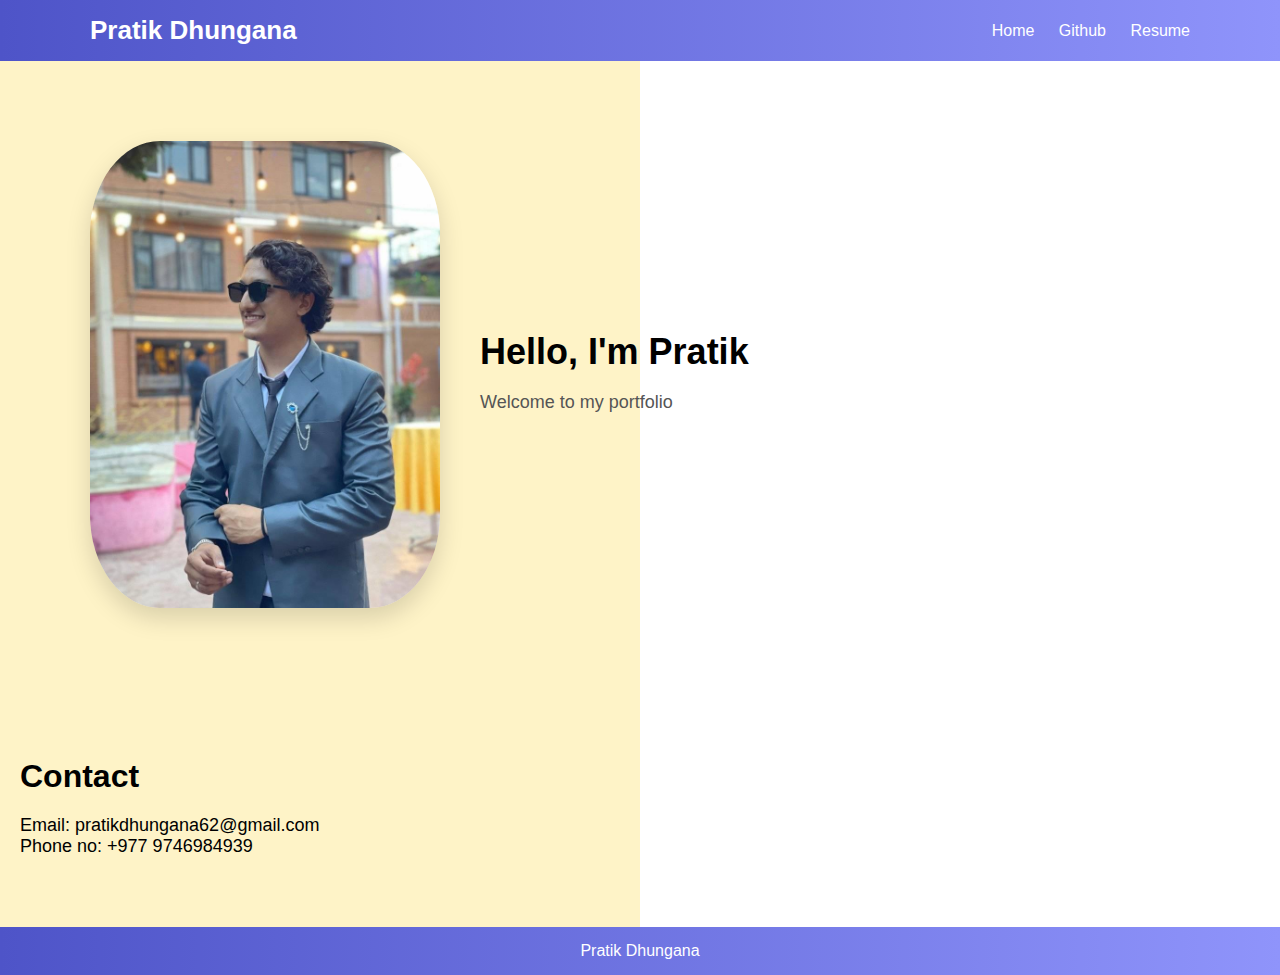
<file: index.html>
<!DOCTYPE html>
<html lang="en">
<head>
  <meta charset="UTF-8" />
  <meta name="viewport" content="width=device-width, initial-scale=1.0">
  <title>Portfolio</title>
  <link rel="stylesheet" href="style.css" />
</head>
<body>

  <!-- Header -->
  <header class="header">
    <div class="container header-flex">
      <h1 class="logo">Pratik Dhungana</h1>
      <nav class="nav">
        <a class="nav-item" href="index.html">Home</a>
        <a class="nav-item" href="https://github.com/Pratik-Dhungana">Github</a>
        <a class="nav-item" href="cv.html">Resume</a>
      </nav>
    </div>
  </header>
  <!-- Hero -->
  <section class="hero">
    <div class="container hero-flex">
      <img src="profile.jpg" class="avatar" alt="Profile">
      <div class="hero-info">
        <h2 class="hero-name">Hello, I'm Pratik</h2>
        <p class="hero-desc">
          Welcome to my portfolio
        </p>
      </div>
    </div>
  </section>

  

  <!-- Contact -->
  <section class="section light">
    <h2 class="section-heading">Contact</h2>
    <p class="contact-text">Email: pratikdhungana62@gmail.com<br>
      Phone no: +977 9746984939
    </p>
  </section>

  <!-- Footer -->
  <footer class="footer">
    <p>Pratik Dhungana <br>
    </p>
  </footer>

</body>
</html>
</file>
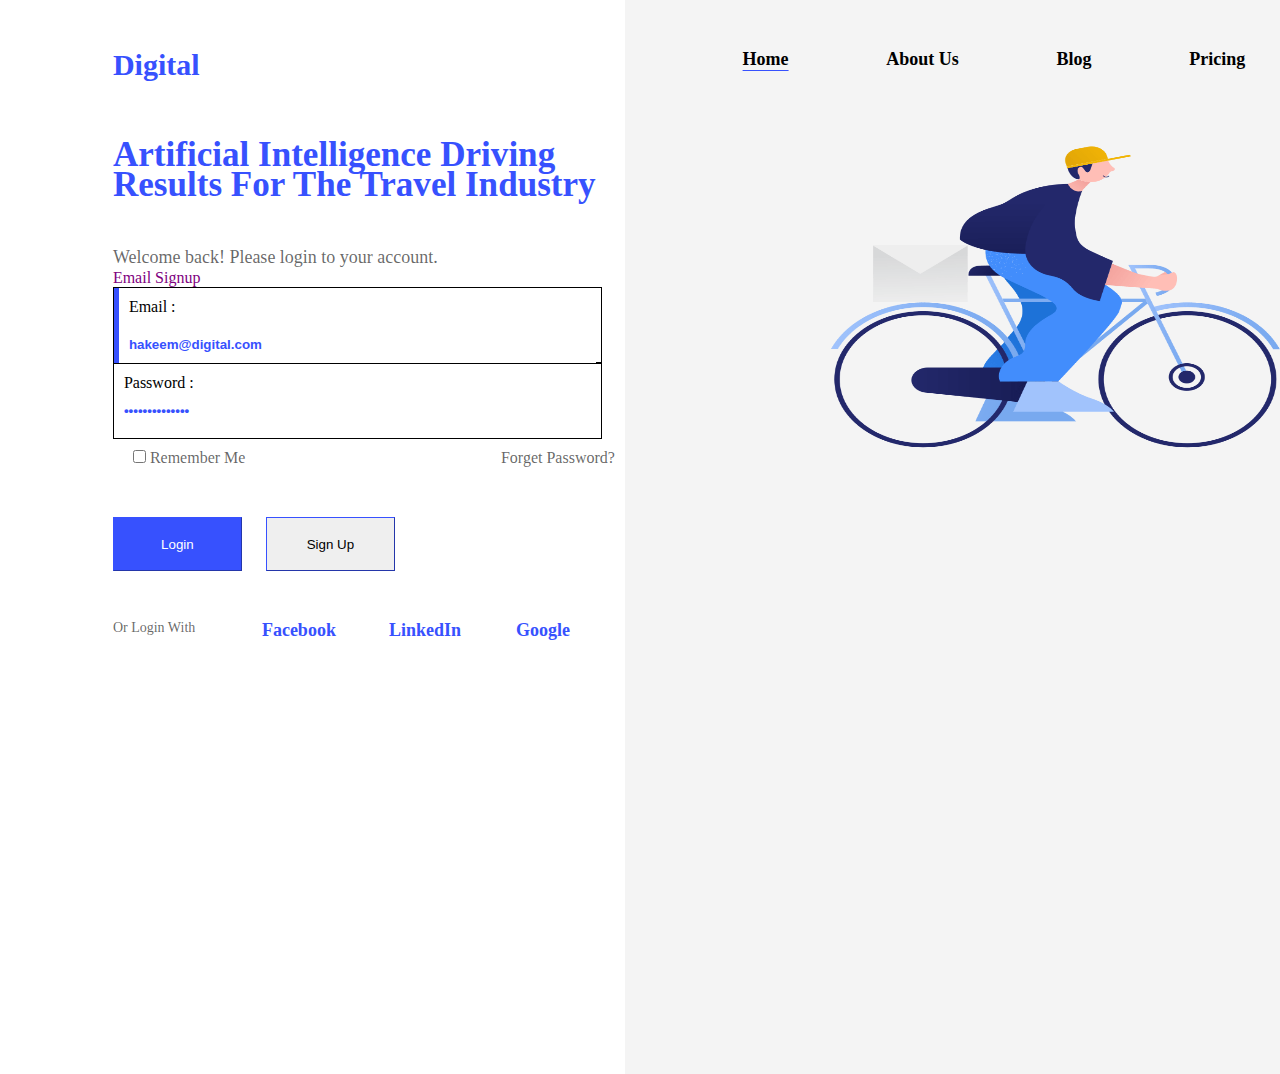
<file: Figma/index.html>
<!DOCTYPE html>
<html lang="en">

<head>
    <meta charset="UTF-8">
    <meta name="viewport" content="width=device-width, initial-scale=1.0">
    <link rel="stylesheet" href="style.css">
    <title>Login Page</title>
</head>

<body>
    <div class="left">
        <h1 class="heading">
            Digital
        </h1>
        <div class="intro">
            <h3>
                Artificial Intelligence Driving
                Results For The Travel Industry
            </h3>
        </div>
        <div class="subintro">
            <p>Welcome back! Please login to your account.</p>
        </div>
        <div class="signup">
            <label for="" id="heading">Email Signup</label>
            <div class="form-input" id="email-wrapper">
                <label for="name">Email : </label>
                <input type="text" id="email" value="hakeem@digital.com">
            </div>
            <div class="form-input">
                <label for="password">Password : </label>
                <input type="password" id="password" value="enter password">
            </div>
            <div class="field">
                <div>
                    <input type="checkbox" id="remember-me">
                    <label for="remember-me">Remember Me</label>
                    
                </div>
                <div>
                    <a href="#">Forget Password?</a>
                </div>
            </div>
            <div class="buttons">
                <button class="active-btn">Login</button>
                <button>Sign Up</button>
            </div>

            <div class="foot">
                <p>Or Login With</p>
                <a href="#" >Facebook</a>
                <a href="#" >LinkedIn</a>
                <a href="#" >Google</a>
            </div>
        </div>
    </div>
    </div>
    <div class="right">
        <nav>
            <ul>
                <li><a href="#" class="active">Home</a></li>
                <li><a href="#">About Us</a></li>
                <li><a href="#">Blog</a></li>
                <li><a href="#">Pricing</a></li>
            </ul>
        </nav>
        <div class="image">
            <img src="image.png" alt="">
        </div>
    </div>
</body>

</html>
</file>
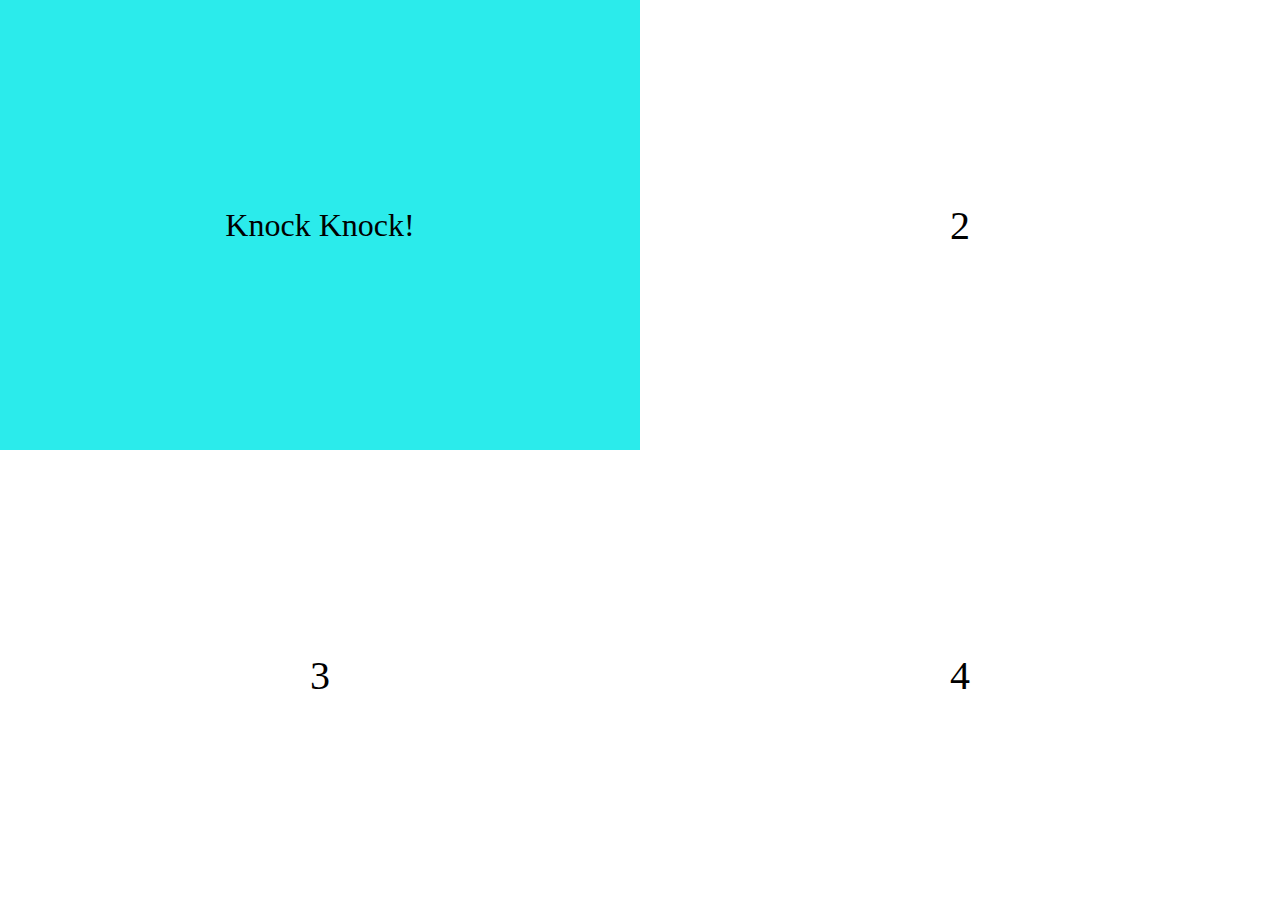
<file: Hover effect/index.html>
<!DOCTYPE html>
<html lang="en">
<head>
    <meta charset="UTF-8">
    <meta name="viewport" content="width=device-width, initial-scale=1.0">
    <title>Hover effect</title>
    <link rel="stylesheet" href="style.css">
</head>
<body>
    <div class="container">
        <div class="item item-1"></div>
        <div class="item item-2"></div>
        <div class="item item-3"></div>
        <div class="item item-4"></div>

        <div id="coverText">
        </div>



    </div>


    <script src="script.js"></script>
</body>
</html>
</file>
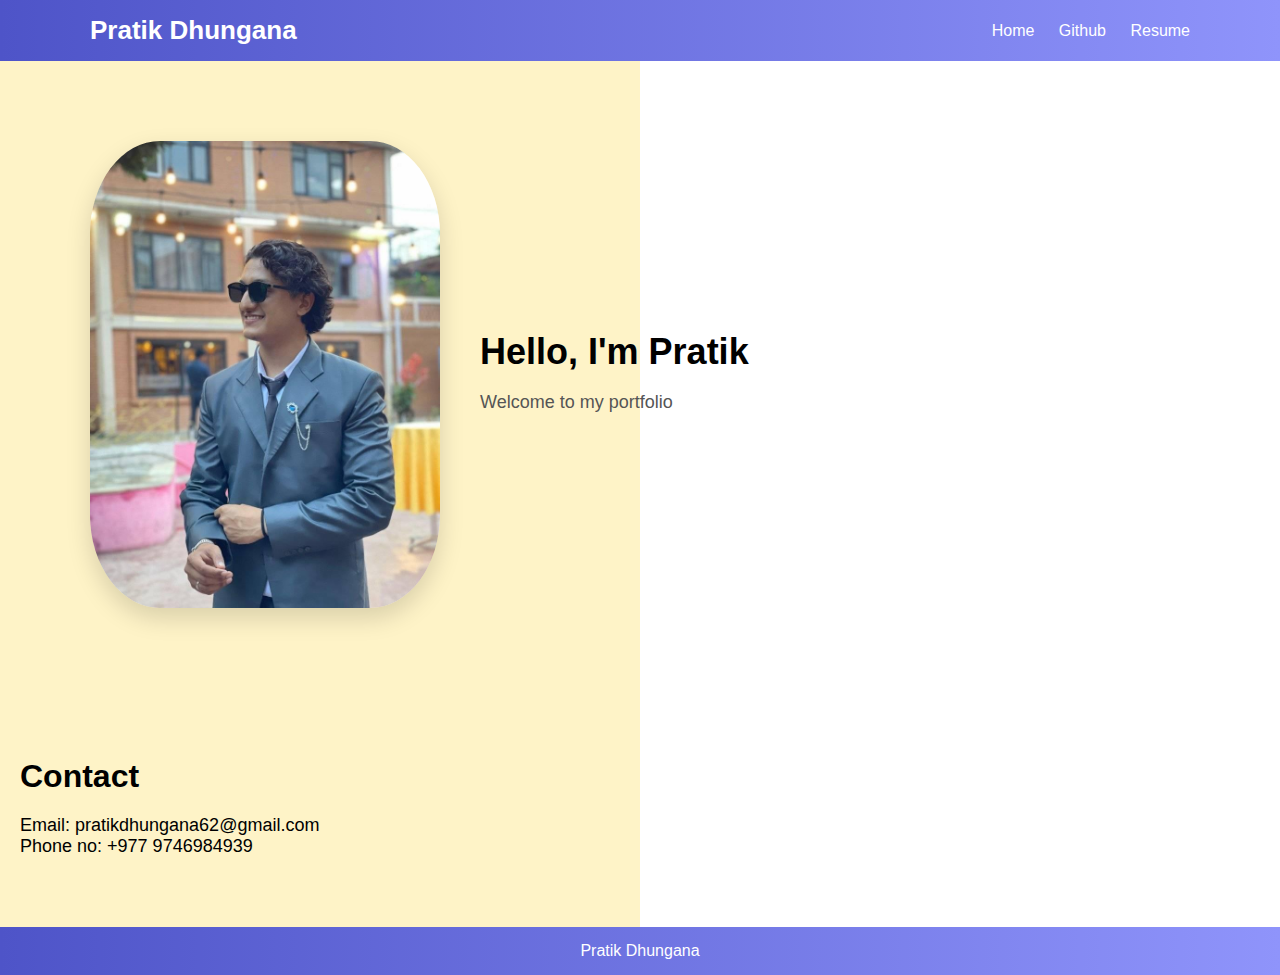
<file: Portfolio/index.html>
<!DOCTYPE html>
<html lang="en">
<head>
  <meta charset="UTF-8" />
  <meta name="viewport" content="width=device-width, initial-scale=1.0">
  <title>Portfolio</title>
  <link rel="stylesheet" href="style.css" />
</head>
<body>

  <!-- Header -->
  <header class="header">
    <div class="container header-flex">
      <h1 class="logo">Pratik Dhungana</h1>
      <nav class="nav">
        <a class="nav-item" href="index.html">Home</a>
        <a class="nav-item" href="https://github.com/Pratik-Dhungana">Github</a>
        <a class="nav-item" href="cv.html">Resume</a>
      </nav>
    </div>
  </header>
  <!-- Hero -->
  <section class="hero">
    <div class="container hero-flex">
      <img src="profile.jpg" class="avatar" alt="Profile">
      <div class="hero-info">
        <h2 class="hero-name">Hello, I'm Pratik</h2>
        <p class="hero-desc">
          Welcome to my portfolio
        </p>
      </div>
    </div>
  </section>

  

  <!-- Contact -->
  <section class="section light">
    <h2 class="section-heading">Contact</h2>
    <p class="contact-text">Email: pratikdhungana62@gmail.com<br>
      Phone no: +977 9746984939
    </p>
  </section>

  <!-- Footer -->
  <footer class="footer">
    <p>Pratik Dhungana <br>
    </p>
  </footer>

</body>
</html>
</file>
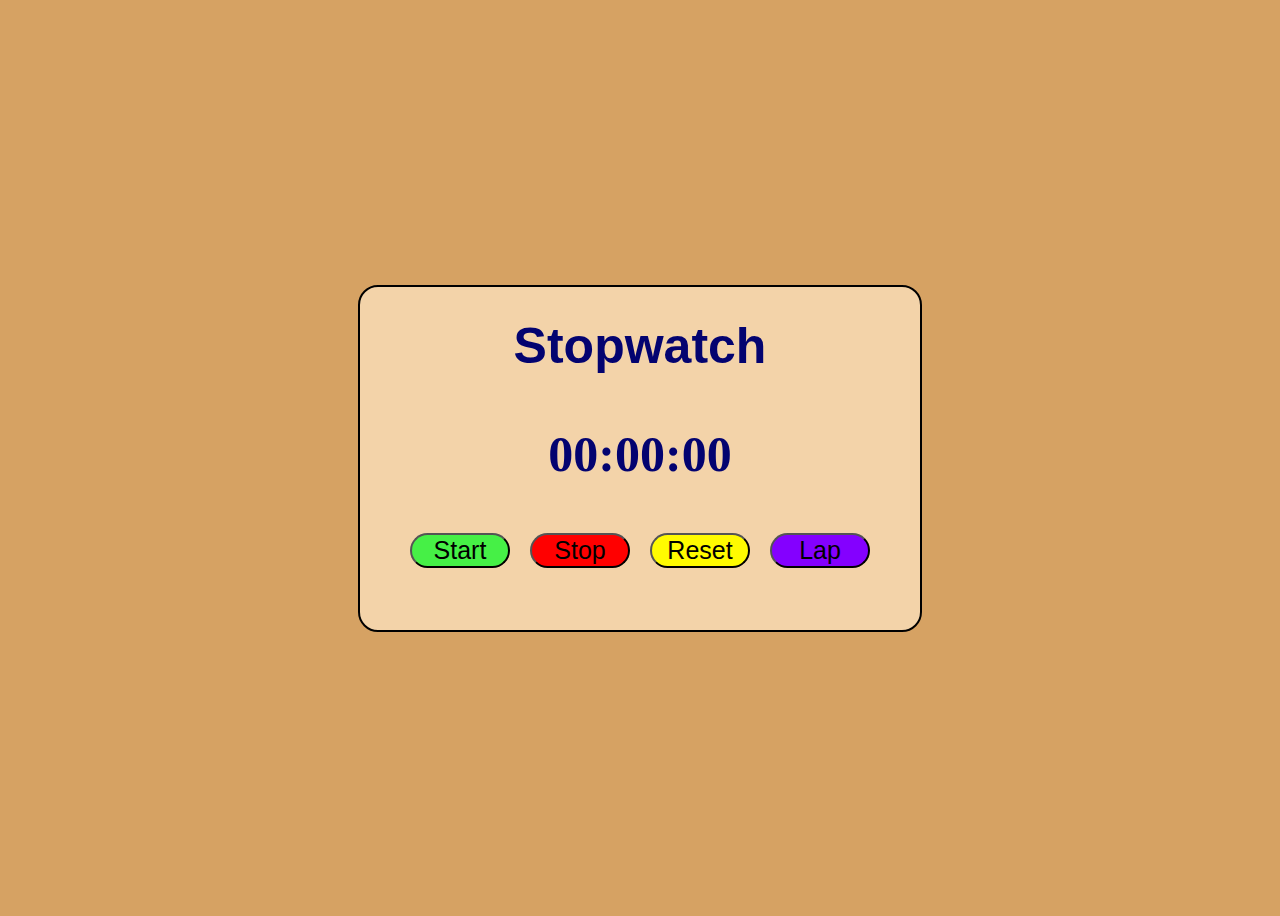
<file: stop watch/index.html>
<!DOCTYPE html>
<html lang="en">
<head>
    <meta charset="UTF-8">
    <meta name="viewport" content="width=device-width, initial-scale=1.0">
    <title>Stop watch</title>
    <link rel="stylesheet" href="style.css">
</head>
<body>
    <div class="main">
    <h3 class="heading">Stopwatch</h3>
    <h5 class="time" id="time"> 00:00:00</h5>
    <div class="container">
        <button onclick="start()" class="item1">Start</button>
        <button onclick="stop()" class="item2">Stop</button>
        <button onclick="reset()" class="item3">Reset</button>
        <button onclick="lap()" class="item4">Lap</button>
    </div>
    <ul id="laps"></ul>

    </div>
<script src="script.js"></script>
</body>
</html>
</file>
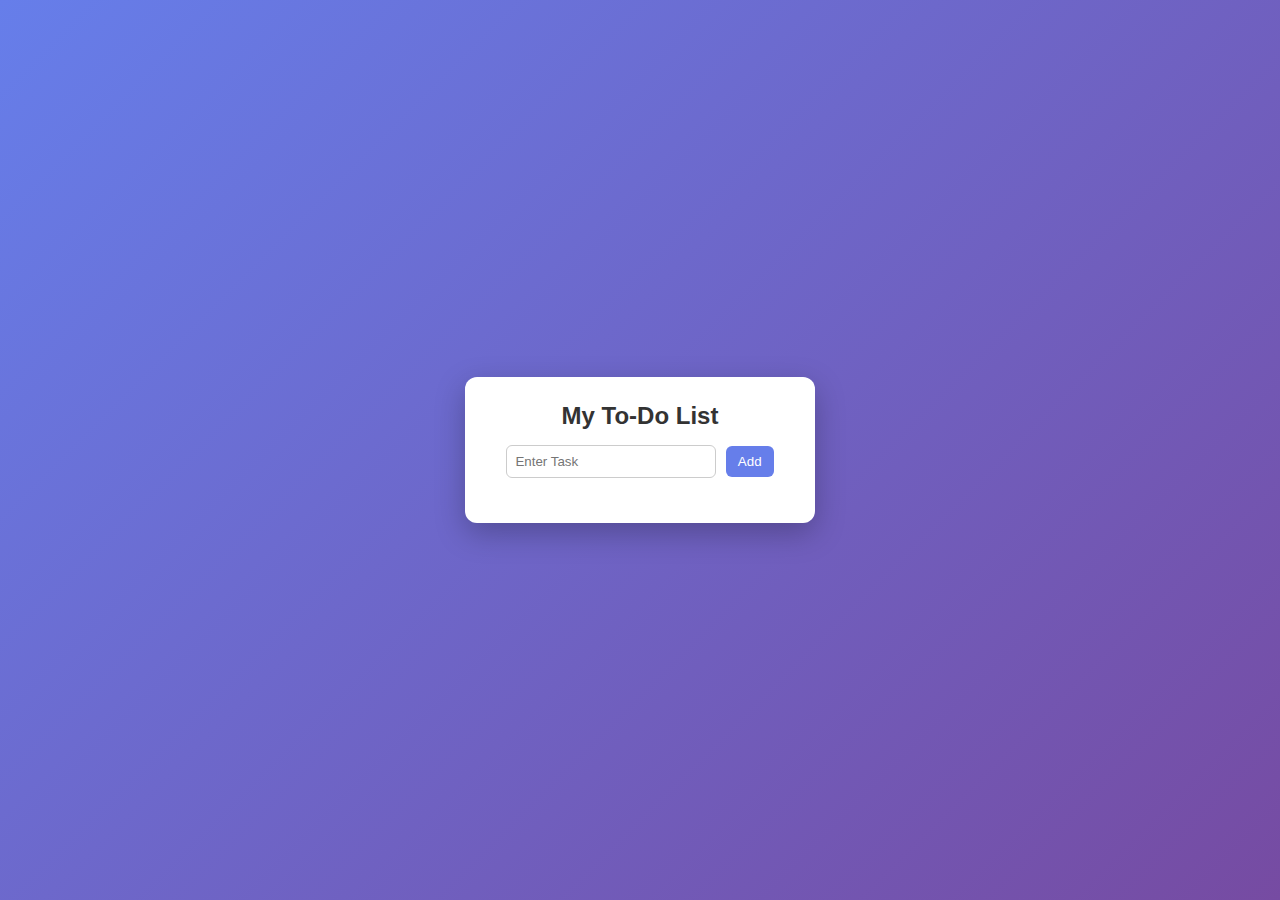
<file: To-do list/index.html>
<!DOCTYPE html>
<html lang="en">
<head>
    <meta charset="UTF-8">
    <meta name="viewport" content="width=device-width, initial-scale=1.0">
    <title>To-do List</title>

    
    <link rel="stylesheet" href="style.css">

    <script src="https://code.jquery.com/jquery-3.7.1.min.js"></script>
</head>
<body>

    <div class="todo-container">
        <h2>My To-Do List</h2>

        <input type="text" id="taskInput" placeholder="Enter Task">
        <button id="addTask">Add</button>

        <ul id="taskList"></ul>
    </div>

    <script src="script.js"></script>
</body>
</html>
</file>
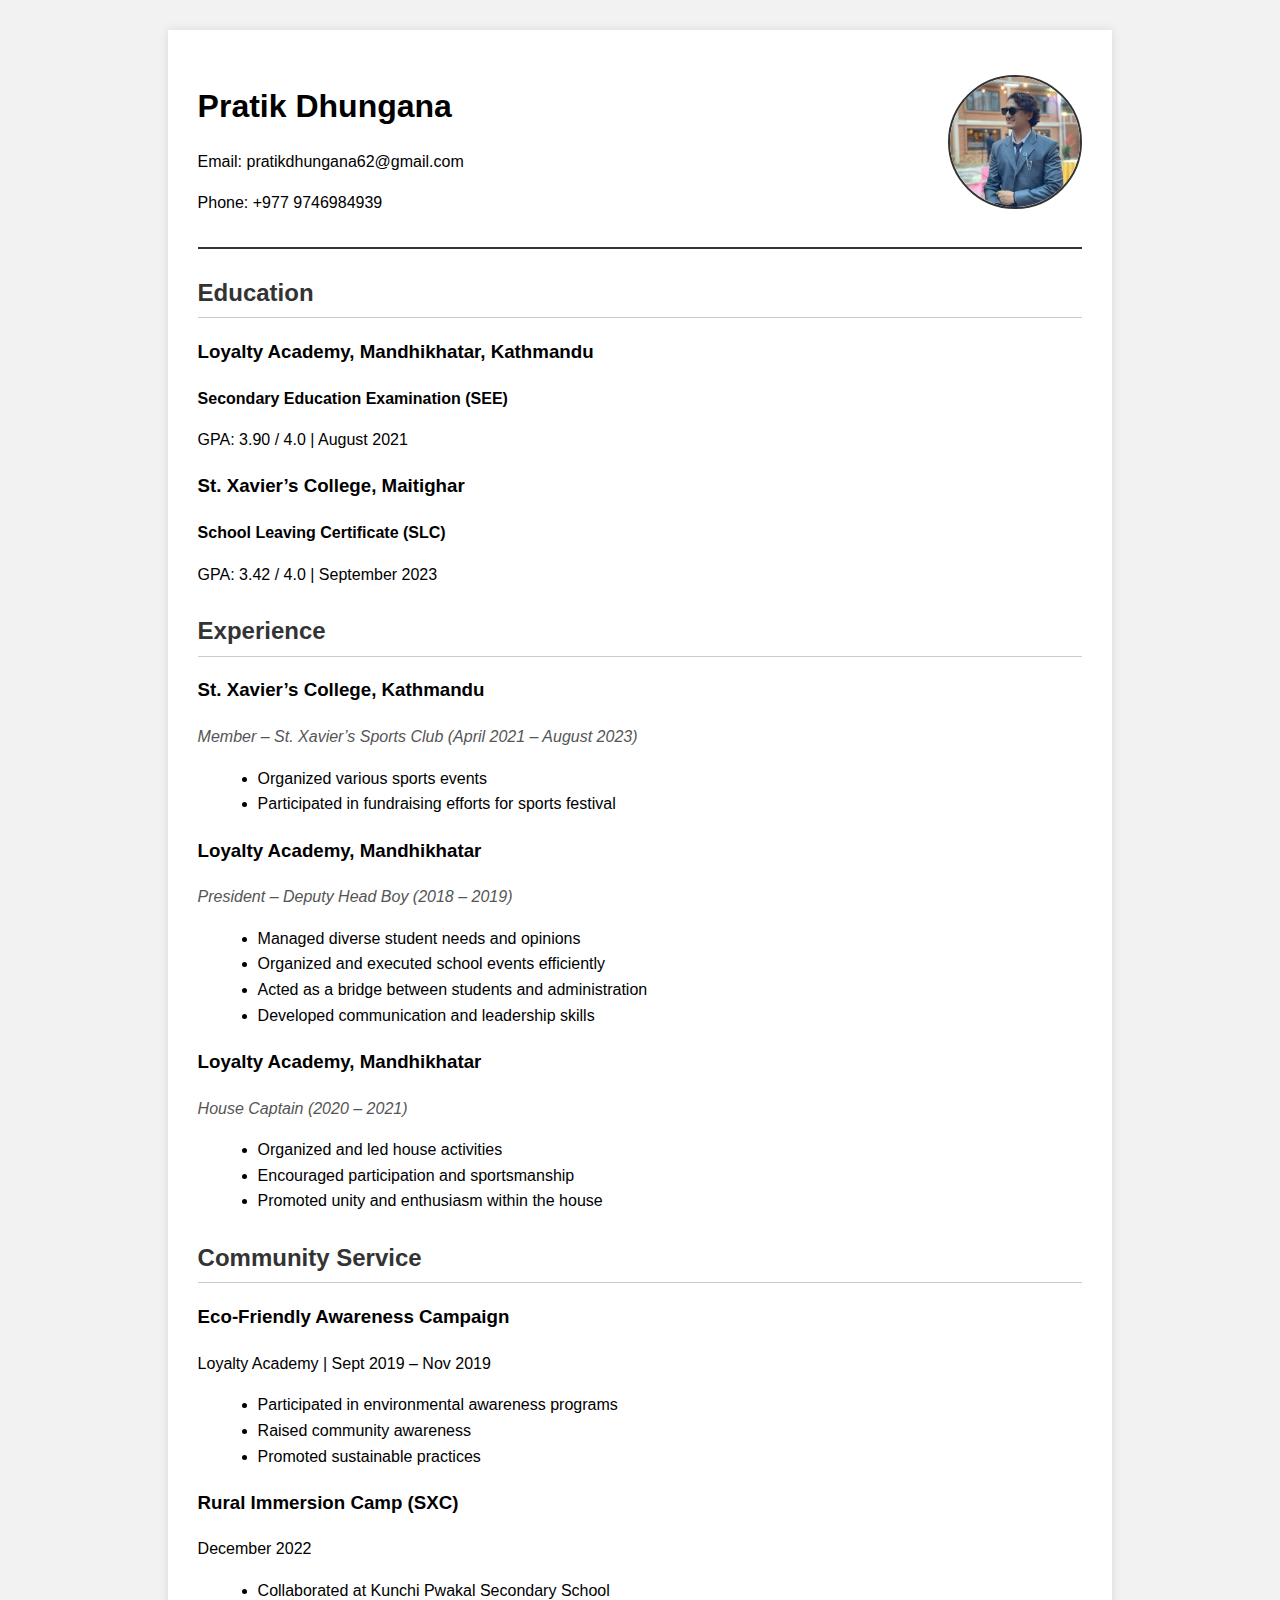
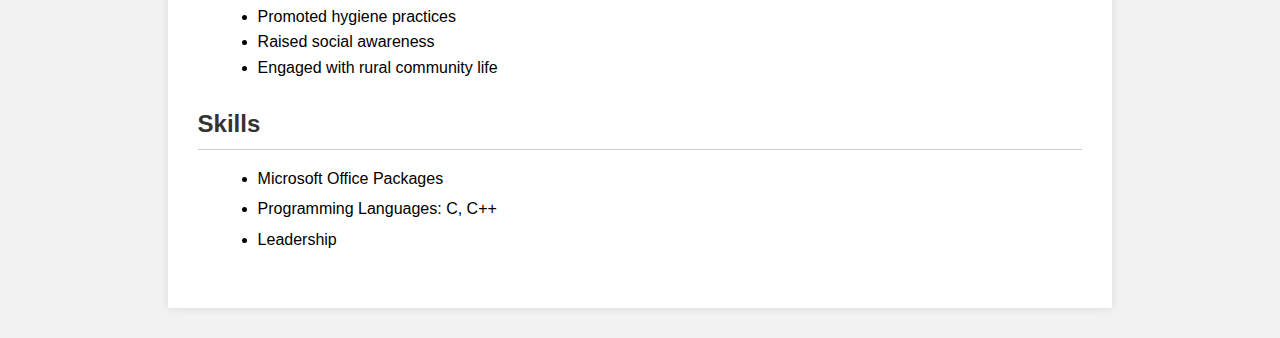
<file: cv.html>
<!DOCTYPE html>
<html lang="en">
<head>
  <meta charset="UTF-8">
  <title>Pratik Dhungana - CV</title>
  <link rel="stylesheet" href="cv.css">
</head>
<body>

  <div class="cv-container">

    <!-- HEADER WITH PHOTO -->
    <header class="cv-header">
      <div class="header-left">
        <h1>Pratik Dhungana</h1>
        <p>Email: pratikdhungana62@gmail.com</p>
        <p>Phone: +977 9746984939</p>
      </div>

      <div class="header-right">
        <img src="profile.jpg" alt="Profile Photo">
      </div>
    </header>

    <!-- EDUCATION -->
    <section class="cv-section">
      <h2>Education</h2>

      <div class="item">
        <h3>Loyalty Academy, Mandhikhatar, Kathmandu</h3>
        <p><strong>Secondary Education Examination (SEE)</strong></p>
        <p>GPA: 3.90 / 4.0 | August 2021</p>
      </div>

      <div class="item">
        <h3>St. Xavier’s College, Maitighar</h3>
        <p><strong>School Leaving Certificate (SLC)</strong></p>
        <p>GPA: 3.42 / 4.0 | September 2023</p>
      </div>
    </section>

    <!-- EXPERIENCE -->
    <section class="cv-section">
      <h2>Experience</h2>

      <div class="item">
        <h3>St. Xavier’s College, Kathmandu</h3>
        <p class="role">Member – St. Xavier’s Sports Club (April 2021 – August 2023)</p>
        <ul>
          <li>Organized various sports events</li>
          <li>Participated in fundraising efforts for sports festival</li>
        </ul>
      </div>

      <div class="item">
        <h3>Loyalty Academy, Mandhikhatar</h3>
        <p class="role">President – Deputy Head Boy (2018 – 2019)</p>
        <ul>
          <li>Managed diverse student needs and opinions</li>
          <li>Organized and executed school events efficiently</li>
          <li>Acted as a bridge between students and administration</li>
          <li>Developed communication and leadership skills</li>
        </ul>
      </div>

      <div class="item">
        <h3>Loyalty Academy, Mandhikhatar</h3>
        <p class="role">House Captain (2020 – 2021)</p>
        <ul>
          <li>Organized and led house activities</li>
          <li>Encouraged participation and sportsmanship</li>
          <li>Promoted unity and enthusiasm within the house</li>
        </ul>
      </div>
    </section>

    <!-- COMMUNITY SERVICE -->
    <section class="cv-section">
      <h2>Community Service</h2>

      <div class="item">
        <h3>Eco-Friendly Awareness Campaign</h3>
        <p>Loyalty Academy | Sept 2019 – Nov 2019</p>
        <ul>
          <li>Participated in environmental awareness programs</li>
          <li>Raised community awareness</li>
          <li>Promoted sustainable practices</li>
        </ul>
      </div>

      <div class="item">
        <h3>Rural Immersion Camp (SXC)</h3>
        <p>December 2022</p>
        <ul>
          <li>Collaborated at Kunchi Pwakal Secondary School</li>
          <li>Promoted hygiene practices</li>
          <li>Raised social awareness</li>
          <li>Engaged with rural community life</li>
        </ul>
      </div>
    </section>

    <!-- SKILLS -->
    <section class="cv-section">
      <h2>Skills</h2>
      <ul class="skills">
        <li>Microsoft Office Packages</li>
        <li>Programming Languages: C, C++</li>
        <li>Leadership</li>
      </ul>
    </section>

  </div>

</body>
</html>
</file>
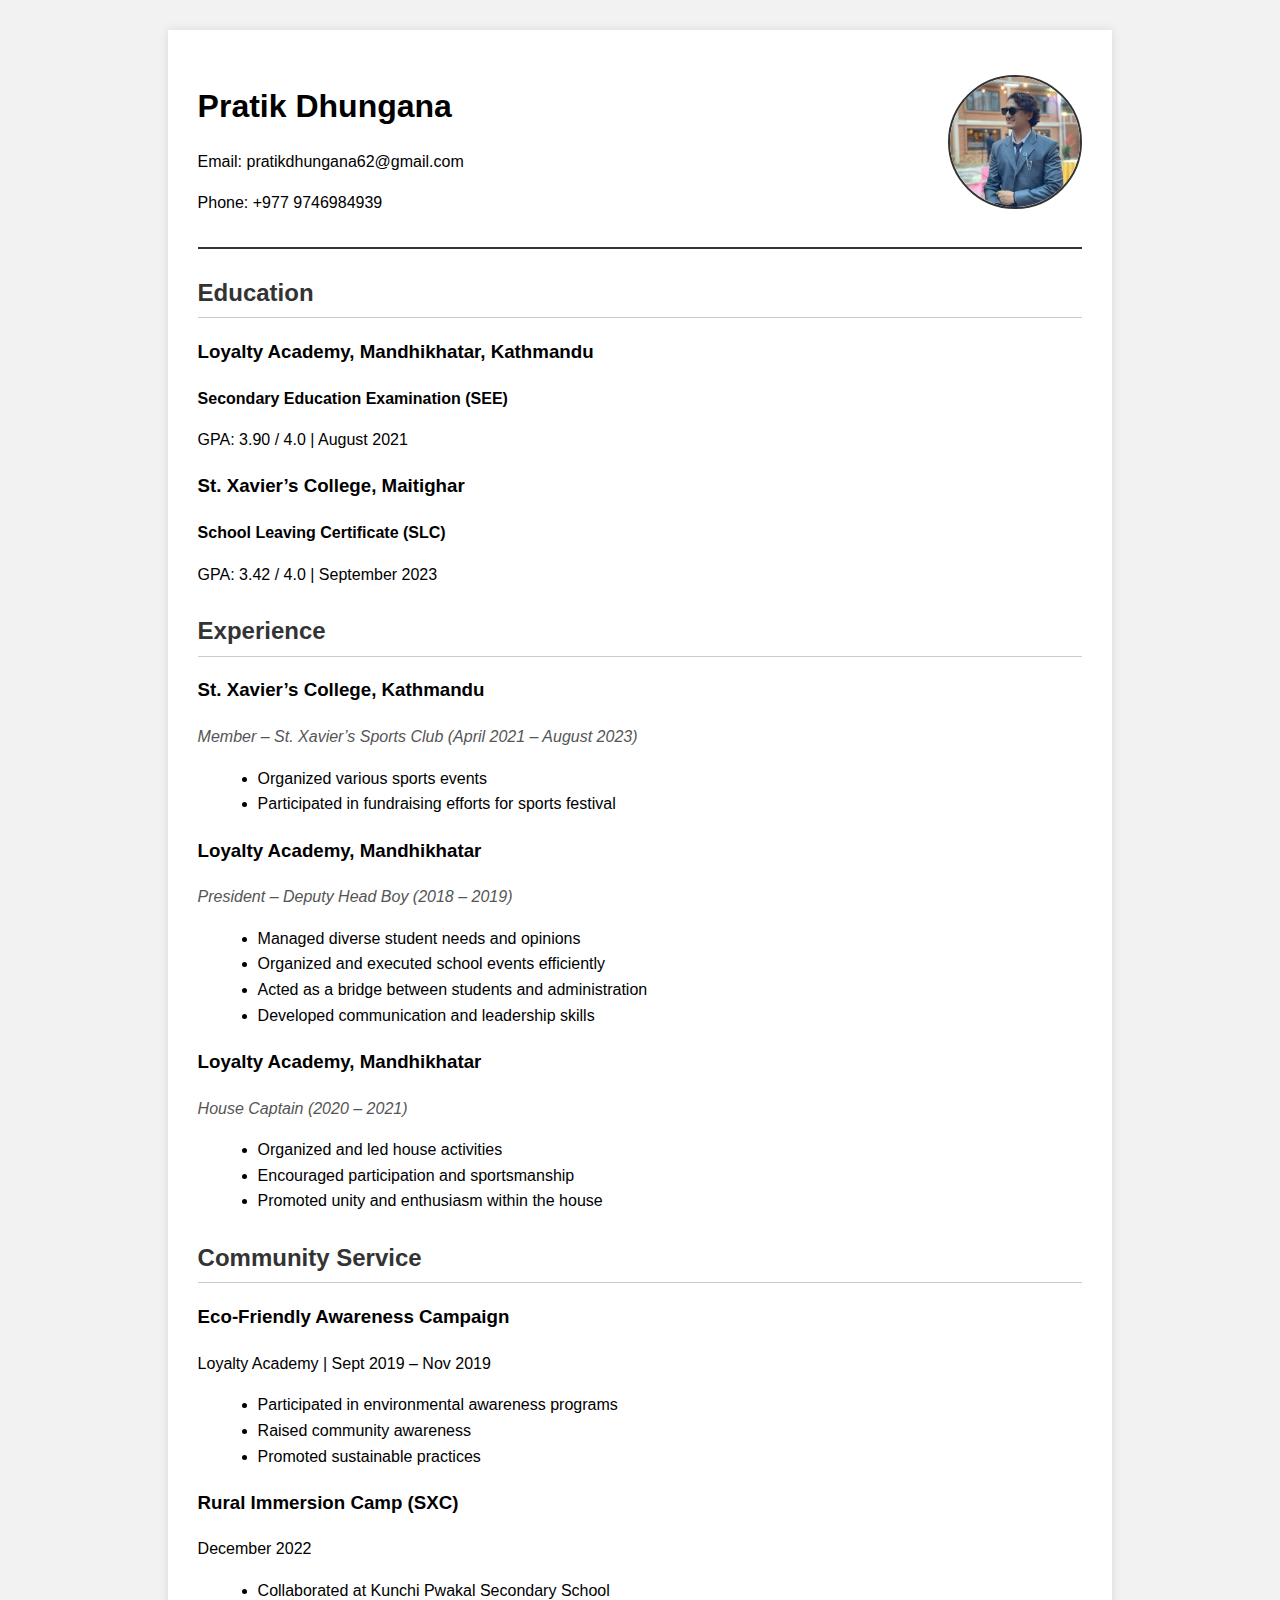
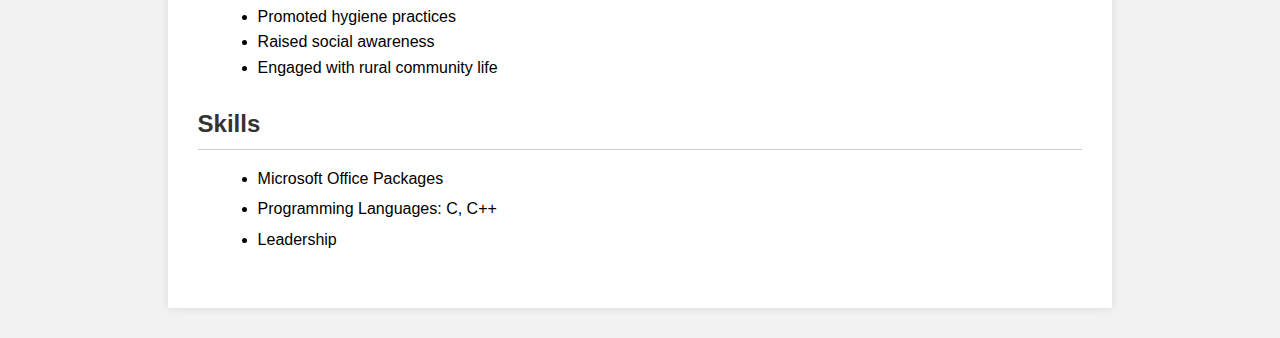
<file: Portfolio/cv.html>
<!DOCTYPE html>
<html lang="en">
<head>
  <meta charset="UTF-8">
  <title>Pratik Dhungana - CV</title>
  <link rel="stylesheet" href="cv.css">
</head>
<body>

  <div class="cv-container">

    <!-- HEADER WITH PHOTO -->
    <header class="cv-header">
      <div class="header-left">
        <h1>Pratik Dhungana</h1>
        <p>Email: pratikdhungana62@gmail.com</p>
        <p>Phone: +977 9746984939</p>
      </div>

      <div class="header-right">
        <img src="profile.jpg" alt="Profile Photo">
      </div>
    </header>

    <!-- EDUCATION -->
    <section class="cv-section">
      <h2>Education</h2>

      <div class="item">
        <h3>Loyalty Academy, Mandhikhatar, Kathmandu</h3>
        <p><strong>Secondary Education Examination (SEE)</strong></p>
        <p>GPA: 3.90 / 4.0 | August 2021</p>
      </div>

      <div class="item">
        <h3>St. Xavier’s College, Maitighar</h3>
        <p><strong>School Leaving Certificate (SLC)</strong></p>
        <p>GPA: 3.42 / 4.0 | September 2023</p>
      </div>
    </section>

    <!-- EXPERIENCE -->
    <section class="cv-section">
      <h2>Experience</h2>

      <div class="item">
        <h3>St. Xavier’s College, Kathmandu</h3>
        <p class="role">Member – St. Xavier’s Sports Club (April 2021 – August 2023)</p>
        <ul>
          <li>Organized various sports events</li>
          <li>Participated in fundraising efforts for sports festival</li>
        </ul>
      </div>

      <div class="item">
        <h3>Loyalty Academy, Mandhikhatar</h3>
        <p class="role">President – Deputy Head Boy (2018 – 2019)</p>
        <ul>
          <li>Managed diverse student needs and opinions</li>
          <li>Organized and executed school events efficiently</li>
          <li>Acted as a bridge between students and administration</li>
          <li>Developed communication and leadership skills</li>
        </ul>
      </div>

      <div class="item">
        <h3>Loyalty Academy, Mandhikhatar</h3>
        <p class="role">House Captain (2020 – 2021)</p>
        <ul>
          <li>Organized and led house activities</li>
          <li>Encouraged participation and sportsmanship</li>
          <li>Promoted unity and enthusiasm within the house</li>
        </ul>
      </div>
    </section>

    <!-- COMMUNITY SERVICE -->
    <section class="cv-section">
      <h2>Community Service</h2>

      <div class="item">
        <h3>Eco-Friendly Awareness Campaign</h3>
        <p>Loyalty Academy | Sept 2019 – Nov 2019</p>
        <ul>
          <li>Participated in environmental awareness programs</li>
          <li>Raised community awareness</li>
          <li>Promoted sustainable practices</li>
        </ul>
      </div>

      <div class="item">
        <h3>Rural Immersion Camp (SXC)</h3>
        <p>December 2022</p>
        <ul>
          <li>Collaborated at Kunchi Pwakal Secondary School</li>
          <li>Promoted hygiene practices</li>
          <li>Raised social awareness</li>
          <li>Engaged with rural community life</li>
        </ul>
      </div>
    </section>

    <!-- SKILLS -->
    <section class="cv-section">
      <h2>Skills</h2>
      <ul class="skills">
        <li>Microsoft Office Packages</li>
        <li>Programming Languages: C, C++</li>
        <li>Leadership</li>
      </ul>
    </section>

  </div>

</body>
</html>
</file>
<file: style.css>
* {
  margin: 0;
  padding: 0;
  box-sizing: border-box;
  font-family: 'Segoe UI', sans-serif;
}


.container {
  width: 90%;
  max-width: 1100px;
  margin: auto;
}

.section {
  background: linear-gradient(
    90deg,
    #fef3c7 50%,
    #ffffff 50%
  );
  padding: 70px 0;
  text-align: left;
  
}

.section-heading {
  font-size: 32px;
  margin-bottom: 20px;
  margin-left: 20px;
}

/* CONTACT */
.contact-text {
  font-size: 18px;
  margin-left: 20px;
  
}

.light {
  background-color: #f7f9fc;
}

/* HEADER */
.header {
  background: linear-gradient(90deg, #4e54c8, #8f94fb);
  padding: 15px 0;
}

.header-flex {
  display: flex;
  justify-content: space-between;
  align-items: center;
}

.logo {
  color: white;
  font-size: 26px;
}

.nav-item {
  color: white;
  text-decoration: none;
  margin-left: 20px;
  font-weight: 500;
}

.nav-item:hover {
  text-decoration: underline;
}

/* HERO */
.hero {
  background: linear-gradient(
    90deg,
    #fef3c7 50%,
    #ffffff 50%
  );
  padding: 80px 0;
}



.hero-flex {
  display: flex;
  align-items: center;
  gap: 40px;
}

.avatar {
  width: 350px;
  border-radius: 20%;
  box-shadow: 0 10px 25px rgba(0, 0, 0, 0.15);
}

.hero-name {
  font-size: 36px;
  margin-bottom: 15px;
}

.hero-desc {
  font-size: 18px;
  color: #555;
  line-height: 1.6;
}

/* CARDS */
.card-grid {
  display: grid;
  grid-template-columns: repeat(3, 1fr);
  gap: 25px;
}

.card {
  background: white;
  padding: 30px;
  border-radius: 15px;
  box-shadow: 0 15px 30px rgba(0,0,0,0.08);
  transition: transform 0.3s;
}

.card:hover {
  transform: translateY(-8px);
}

.card h3 {
  margin-bottom: 10px;
}



/* FOOTER */
.footer {
  background: linear-gradient(90deg, #4e54c8, #8f94fb);
  color: white;
  text-align: center;
  padding: 15px;
}

/* ========================= */
/* RESPONSIVE DESIGN */
/* ========================= */

/* Tablets */
@media (max-width: 900px) {
  .hero-flex {
    flex-direction: column;
    text-align: center;
  }

  .card-grid {
    grid-template-columns: repeat(2, 1fr);
  }
}

/* Mobile */
@media (max-width: 600px) {
  .header-flex {
    flex-direction: column;
    gap: 10px;
  }

  .nav-item {
    margin: 0 10px;
  }

  .card-grid {
    grid-template-columns: 1fr;
  }

  .hero-name {
    font-size: 28px;
  }
}
</file>
<file: Figma/style.css>
* {
  margin: 0;
  padding: 0;
}
body {
  display: flex;
  margin: 0 12.5px;
}
.left {
  margin-left: 8%;
  width: 40%;
  padding-top: 50px;
  padding-right: 10px;
}
.heading {
  width: 87;
  height: 35;
  top: 86px;
  left: 86px;
  opacity: 1;
  color: #3751fe;
  font-family: Roboto;
  font-weight: 700;
  font-size: 30px;
  line-height: 100%;
  letter-spacing: 0%;
  text-align: justify;
}

.intro {
  width: 557px;
  height: 108px;
  top: 230px;
  left: 86px;
  opacity: 1;
  font-family: Open Sans;
  font-weight: 700;
  font-size: 30px;
  line-height: 100%;
  letter-spacing: 0%;
  color: #3751fe;
  margin-top: 60px;
}

.subintro {
  width: 362px;
  height: 21px;
  top: 366px;
  left: 86px;
  opacity: 1;
  font-family: Roboto;
  font-weight: 400;
  font-size: 18px;
  line-height: 100%;
  letter-spacing: 0%;
  color: #00000099;
}

.signup #heading {
  width: 554px;
  height: 74px;
  opacity: 1;
  color: purple;
  font-family: Roboto;
}

.form-input {
  width: 95%;
  height: 74px;
  opacity: 1;
  border: 1px solid #000;
  padding-left: 10px;
}

#email-wrapper input {
  border-left: 5px solid #3751fe;
  margin-left: -10px;
  padding-left: 10px;
}
#email-wrapper label {
  border-left: 5px solid #3751fe;
  padding-bottom: 10px;
  margin-left: -10px;
  padding-left: 10px;
}
.form-input label {
  display: block;
  width: 100%;
  padding-top: 10px;
}
.form-input input {
  display: block;
  border: none;
  outline: none;
  width: 98%;
  height: 50%;
  color: #3751fe;
  font-weight: bold;
}

.buttons {
  margin: 50px 0;
  gap: 20px;
}

.buttons button {
  width: 129px;
  height: 54px;
  top: 714px;
  left: 247px;
  opacity: 1;
  border-width: 1px;
  margin-left: 20px;
  border-color: #3751fe;
}

.buttons .active-btn {
  margin-left: 0px;
  color: #fff;
  background-color: #3751fe;
}
.field {
  display: flex;
  margin-left: 20px;
  justify-content: space-between;
  padding-top: 10px;
  color: #0000009c;
}
.field a {
  text-decoration: none;
  color: #0000009c;
}

.foot {
  display: flex;
  justify-content: space-between;
  margin: 20px 20px 80px 0px;
}

.foot p {
  width: 101px;
  height: 21px;
  opacity: 1;
  font-family: Roboto;
  font-weight: 400;
  font-size: 14px;
  line-height: 100%;
  letter-spacing: 0%;
  color: #0000009c;
}

.foot a {
  text-decoration: none;
  width: 79px;
  height: 21px;
  opacity: 1;
  font-family: Roboto;
  font-weight: 700;
  font-size: 18px;
  line-height: 100%;
  letter-spacing: 0%;
  color: #3751fe;
}

.right {
  padding-top: 50px;
  background-color: #e5e5e569;
  padding-right: 50px;
  height: 1024px;
  width: 778px;
}

.right nav ul {
  display: flex;
  justify-content: space-evenly;
  list-style-type: none;
  padding-right: 20px;
  margin-left: 20px;
  margin-right: 40px;
}
.right nav ul li a {
  width: 79px;
  height: 21px;
  opacity: 1;
  font-family: Roboto;
  font-weight: 700;
  font-size: 18px;
  line-height: 100%;
  letter-spacing: 0%;
  color: #000000;
}
.active {
  text-decoration: underline;
  text-decoration-color: #3751fe;
  text-underline-offset: 5px;
}
a {
  text-decoration: none;
}
.right .image img {
  width: 839px;
  height: 428px;
  top: 210px;
  left: 598px;
  opacity: 1;
}
</file>
<file: Hover effect/style.css>
*{
    padding: 0px;
    border: 0px;
    margin: 0px;
    box-sizing: border-box;
   
}

#coverText {
    position: fixed;
    top: 50%;
    left: 50%;
    transform: translate(-50%, -50%);
    font-size: 36px;
    color: #fa0000;
    pointer-events: none; 
    transition: opacity 0.4s ease;
}

.container{
    width: 100vw;
    height: 100vh;
    display: grid;
    grid-template-columns: 1fr 1fr;
    grid-template-rows: 1fr 1fr;
}



.item {
    display: flex;
    justify-content: center;
    align-items: center;

     font-size: 1000px; 
    
}


@media (max-width: 768px) {
    .container {
        grid-template-columns: 1fr;
        grid-template-rows: 4fr 4fr 4fr 4 fr; /*repeat(4, 1fr) */
    }

    .item {
        font-size: 24px;
    }
}


@media (max-width: 480px) {
    .item {
        font-size: 20px;
    }
}
</file>
<file: Portfolio/style.css>
* {
  margin: 0;
  padding: 0;
  box-sizing: border-box;
  font-family: 'Segoe UI', sans-serif;
}


.container {
  width: 90%;
  max-width: 1100px;
  margin: auto;
}

.section {
  background: linear-gradient(
    90deg,
    #fef3c7 50%,
    #ffffff 50%
  );
  padding: 70px 0;
  text-align: left;
  
}

.section-heading {
  font-size: 32px;
  margin-bottom: 20px;
  margin-left: 20px;
}

/* CONTACT */
.contact-text {
  font-size: 18px;
  margin-left: 20px;
  
}

.light {
  background-color: #f7f9fc;
}

/* HEADER */
.header {
  background: linear-gradient(90deg, #4e54c8, #8f94fb);
  padding: 15px 0;
}

.header-flex {
  display: flex;
  justify-content: space-between;
  align-items: center;
}

.logo {
  color: white;
  font-size: 26px;
}

.nav-item {
  color: white;
  text-decoration: none;
  margin-left: 20px;
  font-weight: 500;
}

.nav-item:hover {
  text-decoration: underline;
}

/* HERO */
.hero {
  background: linear-gradient(
    90deg,
    #fef3c7 50%,
    #ffffff 50%
  );
  padding: 80px 0;
}



.hero-flex {
  display: flex;
  align-items: center;
  gap: 40px;
}

.avatar {
  width: 350px;
  border-radius: 20%;
  box-shadow: 0 10px 25px rgba(0, 0, 0, 0.15);
}

.hero-name {
  font-size: 36px;
  margin-bottom: 15px;
}

.hero-desc {
  font-size: 18px;
  color: #555;
  line-height: 1.6;
}

/* CARDS */
.card-grid {
  display: grid;
  grid-template-columns: repeat(3, 1fr);
  gap: 25px;
}

.card {
  background: white;
  padding: 30px;
  border-radius: 15px;
  box-shadow: 0 15px 30px rgba(0,0,0,0.08);
  transition: transform 0.3s;
}

.card:hover {
  transform: translateY(-8px);
}

.card h3 {
  margin-bottom: 10px;
}



/* FOOTER */
.footer {
  background: linear-gradient(90deg, #4e54c8, #8f94fb);
  color: white;
  text-align: center;
  padding: 15px;
}

/* ========================= */
/* RESPONSIVE DESIGN */
/* ========================= */

/* Tablets */
@media (max-width: 900px) {
  .hero-flex {
    flex-direction: column;
    text-align: center;
  }

  .card-grid {
    grid-template-columns: repeat(2, 1fr);
  }
}

/* Mobile */
@media (max-width: 600px) {
  .header-flex {
    flex-direction: column;
    gap: 10px;
  }

  .nav-item {
    margin: 0 10px;
  }

  .card-grid {
    grid-template-columns: 1fr;
  }

  .hero-name {
    font-size: 28px;
  }
}
</file>
<file: stop watch/style.css>
body {
    display: flex;

    flex-direction: column;
    align-items: center;
    justify-content: center;

    height: 100vh;
    background-color: rgb(214, 162, 99);

}

.main {
    border: 2.5px solid;
    padding: 30px;
    margin: 30px;
    border-radius: 20px;
    background-color: rgb(243, 211, 169);
    width:500px;
}

.heading {
    font-size: 50px;
    color: rgb(3, 3, 112);
    text-align: center;
    font-family: Helvetica;
    margin:0px;
}

.time {
    font-family: stencil;
    font-size: 50px;
    color: rgb(3, 3, 112);
    text-align: center;
    margin:50px 0px;
}

.container {
    display: flex;
    justify-content: space-evenly;

}

.container button {
    font-size: 25px;
    width: 100px;
    border-radius: 25px;
    
}

.container .item1{
    background-color: rgb(70, 240, 70);
}

.container .item2{
    background-color: red;

}
.container .item3{
    background-color: rgb(255, 251, 0);
    
}
.container .item4{
    background-color: rgb(132, 0, 255);
    
}

#laps{
    display:flex;
    flex-direction: column;

}

ul li{
    list-style-type: none;
    margin-bottom: 10px;
    font-size: 20px;
    font-weight: bold;
}
</file>
<file: To-do list/style.css>
* {
    margin: 0;
    padding: 0;
    box-sizing: border-box;
    font-family: Arial, Helvetica, sans-serif;
}

body {
    height: 100vh;
    background: linear-gradient(135deg, #667eea, #764ba2);
    display: flex;
    justify-content: center;
    align-items: center;
}

.todo-container {
    background: #ffffff;
    width: 350px;
    padding: 25px;
    border-radius: 12px;
    box-shadow: 0 10px 30px rgba(0, 0, 0, 0.25);
    text-align: center;
}

.todo-container h2 {
    margin-bottom: 15px;
    color: #333;
}

#taskInput {
    width: 70%;
    padding: 8px;
    border-radius: 6px;
    border: 1px solid #ccc;
    outline: none;
}

#addTask {
    padding: 8px 12px;
    margin-left: 5px;
    border: none;
    border-radius: 6px;
    background-color: #667eea;
    color: white;
    cursor: pointer;
}

#addTask:hover {
    background-color: #5563d6;
}

#taskList {
    list-style: none;
    margin-top: 20px;
    padding: 0;
}

#taskList li {
    background: #f4f4f4;
    margin-bottom: 10px;
    padding: 8px 10px;
    border-radius: 6px;
    display: flex;
    justify-content: space-between;
    align-items: center;
}

#taskList button {
    background: crimson;
    color: white;
    border: none;
    border-radius: 4px;
    padding: 3px 7px;
    cursor: pointer;
}

#taskList button:hover {
    background: darkred;
}
</file>
<file: cv.css>
body {
  background-color: #f2f2f2;
  font-family: Arial, Helvetica, sans-serif;
  line-height: 1.6;
}

/* MAIN CONTAINER */
.cv-container {
  width: 70%;
  margin: 30px auto;
  background-color: #ffffff;
  padding: 30px;
  box-shadow: 0 0 10px rgba(0,0,0,0.1);
}

/* HEADER WITH FLEXBOX */
.cv-header {
  display: flex;
  justify-content: space-between;
  align-items: center;
  border-bottom: 2px solid #333;
  padding-bottom: 15px;
  margin-bottom: 25px;
}

.header-left h1 {
  margin-bottom: 5px;
}

/* PROFILE PHOTO */
.header-right img {
  width: 130px;
  height: 130px;
  border-radius: 50%;
  object-fit: cover;
  border: 2px solid #333;
}

/* SECTIONS */
.cv-section {
  margin-bottom: 25px;
}

.cv-section h2 {
  border-bottom: 1px solid #ccc;
  padding-bottom: 5px;
  margin-bottom: 15px;
  color: #333;
}

/* ITEMS */
.item {
  margin-bottom: 15px;
}

.role {
  font-style: italic;
  color: #555;
}

/* LISTS */
ul {
  margin-left: 20px;
}

.skills li {
  margin-bottom: 5px;
}
</file>
<file: Portfolio/cv.css>
body {
  background-color: #f2f2f2;
  font-family: Arial, Helvetica, sans-serif;
  line-height: 1.6;
}

/* MAIN CONTAINER */
.cv-container {
  width: 70%;
  margin: 30px auto;
  background-color: #ffffff;
  padding: 30px;
  box-shadow: 0 0 10px rgba(0,0,0,0.1);
}

/* HEADER WITH FLEXBOX */
.cv-header {
  display: flex;
  justify-content: space-between;
  align-items: center;
  border-bottom: 2px solid #333;
  padding-bottom: 15px;
  margin-bottom: 25px;
}

.header-left h1 {
  margin-bottom: 5px;
}

/* PROFILE PHOTO */
.header-right img {
  width: 130px;
  height: 130px;
  border-radius: 50%;
  object-fit: cover;
  border: 2px solid #333;
}

/* SECTIONS */
.cv-section {
  margin-bottom: 25px;
}

.cv-section h2 {
  border-bottom: 1px solid #ccc;
  padding-bottom: 5px;
  margin-bottom: 15px;
  color: #333;
}

/* ITEMS */
.item {
  margin-bottom: 15px;
}

.role {
  font-style: italic;
  color: #555;
}

/* LISTS */
ul {
  margin-left: 20px;
}

.skills li {
  margin-bottom: 5px;
}
</file>
